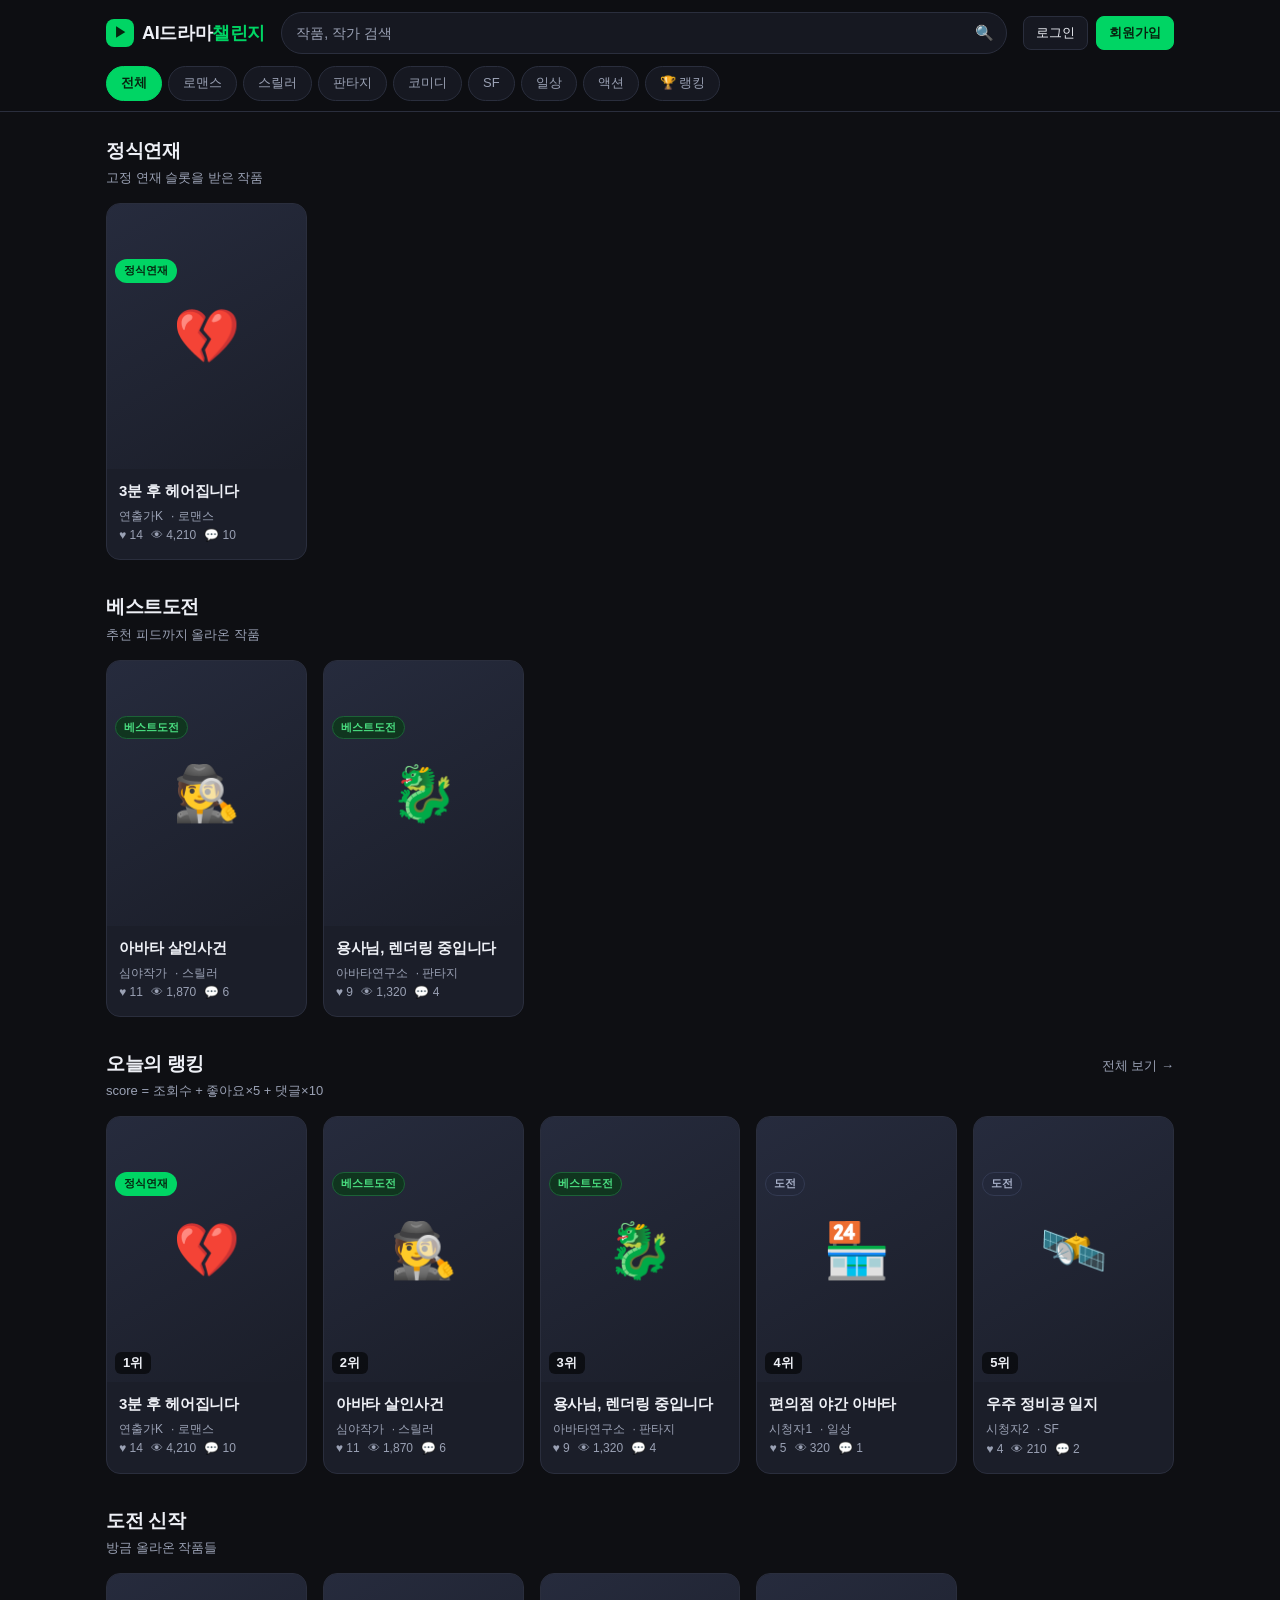
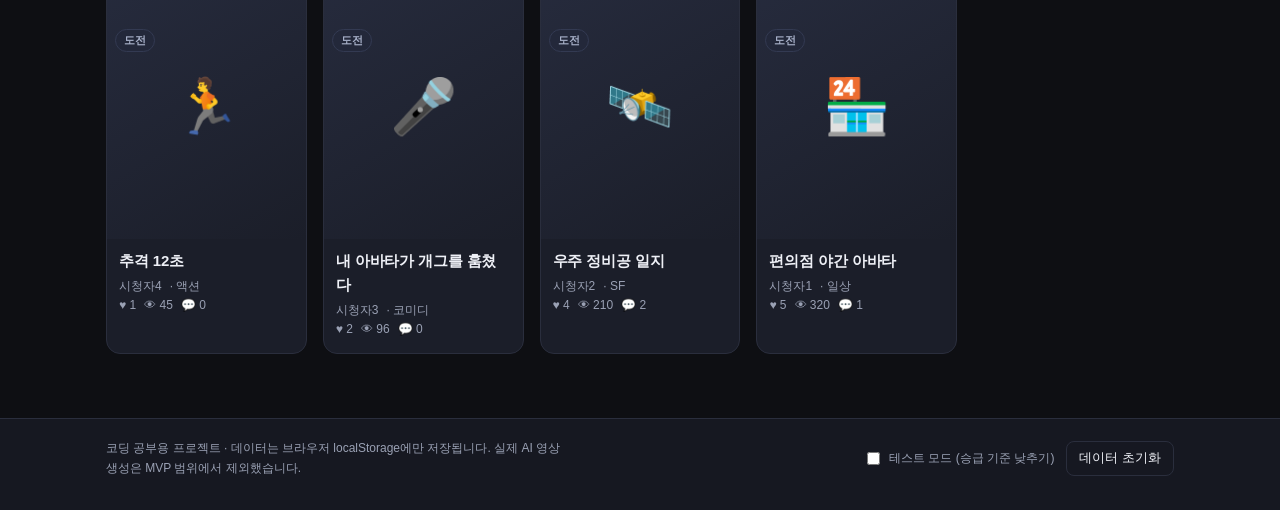
<file: index.html>
<!DOCTYPE html>
<html lang="ko">
  <head>
    <meta charset="UTF-8" />
    <meta name="viewport" content="width=device-width, initial-scale=1.0" />
    <title>AI 드라마 챌린지 — 도전 드라마 플랫폼</title>
    <meta
      name="description"
      content="AI 아바타 배우가 연기하는 숏폼 드라마를 올리고, 도전에서 베스트도전, 정식연재까지 승급하는 플랫폼."
    />
    <!-- 파일 추가 없이 끝내려고 SVG를 그대로 넣었다 (favicon 404 방지) -->
    <link
      rel="icon"
      href="data:image/svg+xml,%3Csvg xmlns='http://www.w3.org/2000/svg' viewBox='0 0 32 32'%3E%3Crect width='32' height='32' rx='8' fill='%2300d564'/%3E%3Cpath d='M12 9l12 7-12 7z' fill='%2306240f'/%3E%3C/svg%3E"
    />
    <link rel="stylesheet" href="style.css" />
  </head>
  <body>
    <!-- 헤더: 로고 / 검색 / 로그인 상태. Week6에 components/common/Header.jsx 가 된다. -->
    <header class="header">
      <div class="header__inner">
        <a class="logo" href="#/" aria-label="홈으로">
          <span class="logo__mark">▶</span>
          <span class="logo__text">AI드라마<b>챌린지</b></span>
        </a>

        <form class="search" id="search-form" role="search">
          <input
            id="search-input"
            class="search__input"
            type="search"
            placeholder="작품, 작가 검색"
            aria-label="작품 검색"
            autocomplete="off"
          />
          <button class="search__button" type="submit" aria-label="검색">🔍</button>
        </form>

        <nav class="header__actions" id="auth-area" aria-label="계정"></nav>
      </div>

      <!-- 장르 필터 내비게이션. Week6에 components/common/GenreFilter.jsx 가 된다. -->
      <nav class="genre-nav" id="genre-nav" aria-label="장르 필터"></nav>
    </header>

    <main class="main" id="app" tabindex="-1">
      <!-- 라우터가 이 안을 갈아끼운다. -->
    </main>

    <footer class="footer">
      <div class="footer__inner">
        <p class="footer__note">
          코딩 공부용 프로젝트 · 데이터는 브라우저 localStorage에만 저장됩니다.
          실제 AI 영상 생성은 MVP 범위에서 제외했습니다.
        </p>
        <div class="footer__tools">
          <label class="switch">
            <input type="checkbox" id="dev-mode-toggle" />
            <span>테스트 모드 (승급 기준 낮추기)</span>
          </label>
          <button class="btn btn--ghost btn--sm" id="reset-data">데이터 초기화</button>
        </div>
      </div>
    </footer>

    <!-- 짧은 알림 메시지 (좋아요 실패, 승급 알림 등) -->
    <div class="toast" id="toast" role="status" aria-live="polite"></div>

    <script type="module" src="script.js"></script>
  </body>
</html>
</file>
<file: style.css>
/* style.css
   Week1~2 결과물. 색/간격 같은 값은 전부 변수로 빼둬서
   Week6에 React로 옮길 때 그대로 가져갈 수 있게 한다. */

:root {
  --bg: #0e0f13;
  --bg-soft: #161821;
  --bg-card: #1b1e29;
  --line: #2a2e3d;
  --text: #eef0f6;
  --text-dim: #9aa1b4;
  --brand: #00d564; /* 도전만화 초록 계열 */
  --brand-ink: #06240f;
  --accent: #7c6cff;
  --danger: #ff5470;
  --radius: 14px;
  --radius-sm: 8px;
  --shadow: 0 8px 24px rgba(0, 0, 0, 0.35);
  --header-h: 108px;
}

* {
  box-sizing: border-box;
}

html,
body {
  margin: 0;
  padding: 0;
}

body {
  background: var(--bg);
  color: var(--text);
  font-family: -apple-system, BlinkMacSystemFont, 'Apple SD Gothic Neo', 'Pretendard',
    'Malgun Gothic', 'Noto Sans KR', sans-serif;
  line-height: 1.6;
  -webkit-font-smoothing: antialiased;
}

a {
  color: inherit;
  text-decoration: none;
}

button {
  font: inherit;
  cursor: pointer;
}

img {
  max-width: 100%;
}

/* ------------------------------------------------------------------ */
/* 헤더                                                                */
/* ------------------------------------------------------------------ */

.header {
  position: sticky;
  top: 0;
  z-index: 20;
  background: rgba(14, 15, 19, 0.92);
  backdrop-filter: blur(10px);
  border-bottom: 1px solid var(--line);
}

.header__inner {
  max-width: 1100px;
  margin: 0 auto;
  padding: 12px 16px;
  display: flex;
  align-items: center;
  gap: 16px;
}

.logo {
  display: flex;
  align-items: center;
  gap: 8px;
  font-size: 18px;
  font-weight: 700;
  letter-spacing: -0.02em;
  flex-shrink: 0;
}

.logo__mark {
  display: grid;
  place-items: center;
  width: 28px;
  height: 28px;
  border-radius: 8px;
  background: var(--brand);
  color: var(--brand-ink);
  font-size: 13px;
}

.logo__text b {
  color: var(--brand);
}

.search {
  flex: 1;
  min-width: 0;
  display: flex;
  align-items: center;
  background: var(--bg-soft);
  border: 1px solid var(--line);
  border-radius: 999px;
  padding: 4px 4px 4px 14px;
}

.search:focus-within {
  border-color: var(--brand);
}

.search__input {
  flex: 1;
  min-width: 0;
  background: none;
  border: 0;
  outline: none;
  color: var(--text);
  padding: 6px 0;
  font-size: 14px;
}

.search__input::placeholder {
  color: var(--text-dim);
}

.search__button {
  background: none;
  border: 0;
  color: var(--text-dim);
  padding: 4px 8px;
  font-size: 15px;
}

.header__actions {
  display: flex;
  align-items: center;
  gap: 8px;
  flex-shrink: 0;
}

.who {
  color: var(--text-dim);
  font-size: 13px;
  max-width: 120px;
  overflow: hidden;
  text-overflow: ellipsis;
  white-space: nowrap;
}

/* 장르 필터 */
.genre-nav {
  max-width: 1100px;
  margin: 0 auto;
  padding: 0 16px 10px;
  display: flex;
  gap: 6px;
  overflow-x: auto;
  scrollbar-width: none;
}

.genre-nav::-webkit-scrollbar {
  display: none;
}

.chip {
  flex-shrink: 0;
  padding: 6px 14px;
  border-radius: 999px;
  border: 1px solid var(--line);
  background: var(--bg-soft);
  color: var(--text-dim);
  font-size: 13px;
  white-space: nowrap;
}

.chip:hover {
  color: var(--text);
  border-color: #3b415a;
}

.chip.is-active {
  background: var(--brand);
  border-color: var(--brand);
  color: var(--brand-ink);
  font-weight: 700;
}

/* ------------------------------------------------------------------ */
/* 레이아웃 공통                                                       */
/* ------------------------------------------------------------------ */

.main {
  max-width: 1100px;
  margin: 0 auto;
  padding: 24px 16px 64px;
  outline: none;
}

.section-head {
  display: flex;
  align-items: baseline;
  justify-content: space-between;
  gap: 12px;
  margin: 32px 0 14px;
}

.section-head:first-child {
  margin-top: 0;
}

.section-head h2 {
  margin: 0;
  font-size: 19px;
  letter-spacing: -0.02em;
}

.section-head p {
  margin: 2px 0 0;
  color: var(--text-dim);
  font-size: 13px;
}

.section-head a {
  color: var(--text-dim);
  font-size: 13px;
}

.section-head a:hover {
  color: var(--brand);
}

.empty {
  border: 1px dashed var(--line);
  border-radius: var(--radius);
  padding: 40px 20px;
  text-align: center;
  color: var(--text-dim);
  font-size: 14px;
}

.btn {
  display: inline-flex;
  align-items: center;
  justify-content: center;
  gap: 6px;
  padding: 9px 16px;
  border-radius: var(--radius-sm);
  border: 1px solid var(--line);
  background: var(--bg-soft);
  color: var(--text);
  font-size: 14px;
  transition: transform 0.06s ease;
}

.btn:active {
  transform: scale(0.98);
}

.btn--primary {
  background: var(--brand);
  border-color: var(--brand);
  color: var(--brand-ink);
  font-weight: 700;
}

.btn--ghost {
  background: none;
}

.btn--sm {
  padding: 6px 12px;
  font-size: 13px;
}

.btn--block {
  width: 100%;
}

.btn:disabled {
  opacity: 0.5;
  cursor: not-allowed;
}

/* ------------------------------------------------------------------ */
/* 작품 카드 / 피드                                                    */
/* ------------------------------------------------------------------ */

.feed {
  display: grid;
  grid-template-columns: repeat(auto-fill, minmax(200px, 1fr));
  gap: 16px;
}

.card {
  background: var(--bg-card);
  border: 1px solid var(--line);
  border-radius: var(--radius);
  overflow: hidden;
  display: flex;
  flex-direction: column;
  transition: transform 0.12s ease, border-color 0.12s ease;
}

.card:hover {
  transform: translateY(-3px);
  border-color: #3b415a;
}

.card__thumb {
  position: relative;
  aspect-ratio: 3 / 4;
  display: grid;
  place-items: center;
  font-size: 54px;
  background: linear-gradient(150deg, #262b3d, #16192200);
}

.card__badge {
  position: absolute;
  top: 8px;
  left: 8px;
}

.card__body {
  padding: 10px 12px 14px;
}

.card__title {
  margin: 0 0 4px;
  font-size: 15px;
  font-weight: 600;
  letter-spacing: -0.01em;
  display: -webkit-box;
  -webkit-line-clamp: 2;
  -webkit-box-orient: vertical;
  overflow: hidden;
}

.card__meta {
  color: var(--text-dim);
  font-size: 12px;
  display: flex;
  flex-wrap: wrap;
  gap: 8px;
}

.rank-num {
  position: absolute;
  bottom: 8px;
  left: 8px;
  background: rgba(0, 0, 0, 0.6);
  border-radius: 6px;
  padding: 1px 8px;
  font-size: 13px;
  font-weight: 700;
}

/* 상태 뱃지 */
.badge {
  display: inline-block;
  padding: 2px 8px;
  border-radius: 999px;
  font-size: 11px;
  font-weight: 700;
  border: 1px solid transparent;
}

.badge--challenge {
  background: #23283a;
  color: #a7b0c8;
  border-color: #333a52;
}

.badge--best {
  background: #10351f;
  color: #4ade80;
  border-color: #1c6237;
}

.badge--pending {
  background: #3a2f10;
  color: #f5c451;
  border-color: #6a5518;
}

.badge--serial {
  background: var(--brand);
  color: var(--brand-ink);
}

/* ------------------------------------------------------------------ */
/* 작품 상세                                                           */
/* ------------------------------------------------------------------ */

.work-hero {
  display: grid;
  grid-template-columns: 180px 1fr;
  gap: 22px;
  align-items: start;
  margin-bottom: 8px;
}

.work-hero__thumb {
  aspect-ratio: 3 / 4;
  border-radius: var(--radius);
  background: linear-gradient(150deg, #2b3149, #171a24);
  border: 1px solid var(--line);
  display: grid;
  place-items: center;
  font-size: 68px;
}

.work-hero h1 {
  margin: 8px 0 6px;
  font-size: 26px;
  letter-spacing: -0.03em;
  line-height: 1.25;
}

.work-hero__author {
  color: var(--text-dim);
  font-size: 14px;
  margin: 0 0 12px;
}

.work-hero__synopsis {
  color: #c8cddc;
  font-size: 14px;
  margin: 0 0 16px;
  white-space: pre-wrap;
}

.stats {
  display: flex;
  flex-wrap: wrap;
  gap: 18px;
  padding: 12px 0;
  border-top: 1px solid var(--line);
  border-bottom: 1px solid var(--line);
  margin-bottom: 16px;
}

.stat {
  min-width: 64px;
}

.stat__label {
  display: block;
  color: var(--text-dim);
  font-size: 11px;
}

.stat__value {
  font-size: 17px;
  font-weight: 700;
}

.actions {
  display: flex;
  flex-wrap: wrap;
  gap: 8px;
  margin-bottom: 20px;
}

.like-btn.is-liked {
  background: #3a1424;
  border-color: #7d2340;
  color: #ff92ad;
}

/* 승급 진행바 */
.promo {
  background: var(--bg-soft);
  border: 1px solid var(--line);
  border-radius: var(--radius);
  padding: 14px 16px;
  margin-bottom: 24px;
}

.promo__head {
  display: flex;
  justify-content: space-between;
  align-items: center;
  gap: 8px;
  font-size: 14px;
  margin-bottom: 10px;
}

.promo__head strong {
  color: var(--brand);
}

.promo__row {
  margin-bottom: 10px;
}

.promo__row:last-child {
  margin-bottom: 0;
}

.promo__label {
  display: flex;
  justify-content: space-between;
  font-size: 12px;
  color: var(--text-dim);
  margin-bottom: 4px;
}

.track {
  height: 6px;
  border-radius: 999px;
  background: #262b3b;
  overflow: hidden;
}

.track__fill {
  height: 100%;
  border-radius: 999px;
  background: var(--brand);
  transition: width 0.3s ease;
}

.track__fill.is-done {
  background: var(--accent);
}

/* 회차 목록 */
.ep-list {
  list-style: none;
  margin: 0;
  padding: 0;
  border-top: 1px solid var(--line);
}

.ep-item {
  border-bottom: 1px solid var(--line);
}

.ep-item a {
  display: flex;
  align-items: center;
  gap: 12px;
  padding: 12px 4px;
}

.ep-item a:hover {
  background: var(--bg-soft);
}

.ep-item__no {
  width: 30px;
  color: var(--text-dim);
  font-size: 13px;
  text-align: center;
  flex-shrink: 0;
}

.ep-item__title {
  flex: 1;
  min-width: 0;
  font-size: 14px;
  overflow: hidden;
  text-overflow: ellipsis;
  white-space: nowrap;
}

.ep-item__meta {
  color: var(--text-dim);
  font-size: 12px;
  flex-shrink: 0;
}

/* ------------------------------------------------------------------ */
/* 에피소드 뷰어                                                       */
/* ------------------------------------------------------------------ */

.viewer__top {
  display: flex;
  align-items: center;
  justify-content: space-between;
  gap: 12px;
  margin-bottom: 14px;
}

.viewer__top h1 {
  margin: 0;
  font-size: 19px;
  letter-spacing: -0.02em;
}

.viewer__crumb {
  color: var(--text-dim);
  font-size: 13px;
}

.viewer__crumb:hover {
  color: var(--brand);
}

.stage {
  border: 1px solid var(--line);
  border-radius: var(--radius);
  background: #101219;
  padding: 24px;
  margin-bottom: 16px;
}

.stage__placeholder {
  aspect-ratio: 9 / 16;
  max-height: 420px;
  margin: 0 auto 20px;
  border-radius: var(--radius);
  border: 1px dashed #333a52;
  display: grid;
  place-items: center;
  text-align: center;
  color: var(--text-dim);
  font-size: 13px;
  padding: 20px;
  background: radial-gradient(circle at 50% 30%, #1c2130, #101219);
}

.stage__script {
  white-space: pre-wrap;
  font-size: 15px;
  line-height: 1.85;
  color: #d7dcea;
  margin: 0;
}

.viewer__nav {
  display: flex;
  gap: 8px;
  margin-bottom: 32px;
}

.viewer__nav .btn {
  flex: 1;
}

/* 댓글 */
.comment-form {
  margin-bottom: 18px;
}

textarea,
input[type='text'],
input[type='email'],
input[type='password'],
input[type='url'],
select {
  width: 100%;
  background: var(--bg-soft);
  border: 1px solid var(--line);
  border-radius: var(--radius-sm);
  color: var(--text);
  padding: 10px 12px;
  font: inherit;
  font-size: 14px;
  outline: none;
}

textarea:focus,
input:focus,
select:focus {
  border-color: var(--brand);
}

textarea {
  min-height: 84px;
  resize: vertical;
}

.form-row {
  margin-bottom: 14px;
}

.form-row label {
  display: block;
  font-size: 13px;
  color: var(--text-dim);
  margin-bottom: 6px;
}

.form-hint {
  color: var(--text-dim);
  font-size: 12px;
  margin: 6px 0 0;
}

.form-error {
  color: var(--danger);
  font-size: 13px;
  margin: 10px 0 0;
  min-height: 20px;
}

.comment-list {
  list-style: none;
  margin: 0;
  padding: 0;
}

.comment {
  border-top: 1px solid var(--line);
  padding: 12px 0;
}

.comment__head {
  display: flex;
  align-items: center;
  gap: 8px;
  font-size: 13px;
  margin-bottom: 4px;
}

.comment__name {
  font-weight: 600;
}

.comment__time {
  color: var(--text-dim);
  font-size: 12px;
}

.comment__del {
  margin-left: auto;
  background: none;
  border: 0;
  color: var(--text-dim);
  font-size: 12px;
}

.comment__del:hover {
  color: var(--danger);
}

.comment__body {
  margin: 0;
  font-size: 14px;
  white-space: pre-wrap;
  word-break: break-word;
}

/* ------------------------------------------------------------------ */
/* 폼 페이지 (로그인 / 업로드)                                         */
/* ------------------------------------------------------------------ */

.panel {
  max-width: 420px;
  margin: 24px auto;
  background: var(--bg-card);
  border: 1px solid var(--line);
  border-radius: var(--radius);
  padding: 24px;
  box-shadow: var(--shadow);
}

.panel--wide {
  max-width: 620px;
}

.panel h1 {
  margin: 0 0 6px;
  font-size: 21px;
  letter-spacing: -0.02em;
}

.panel__sub {
  color: var(--text-dim);
  font-size: 13px;
  margin: 0 0 20px;
}

.panel__foot {
  margin: 16px 0 0;
  text-align: center;
  color: var(--text-dim);
  font-size: 13px;
}

.panel__foot a {
  color: var(--brand);
}

.emoji-picker {
  display: flex;
  flex-wrap: wrap;
  gap: 6px;
}

.emoji-picker button {
  width: 38px;
  height: 38px;
  font-size: 20px;
  border-radius: var(--radius-sm);
  border: 1px solid var(--line);
  background: var(--bg-soft);
}

.emoji-picker button.is-active {
  border-color: var(--brand);
  background: #10351f;
}

/* 마이페이지 탭 */
.tabs {
  display: flex;
  gap: 4px;
  border-bottom: 1px solid var(--line);
  margin-bottom: 18px;
}

.tab {
  background: none;
  border: 0;
  border-bottom: 2px solid transparent;
  color: var(--text-dim);
  padding: 10px 14px;
  font-size: 14px;
}

.tab.is-active {
  color: var(--text);
  border-bottom-color: var(--brand);
  font-weight: 600;
}

.profile {
  display: flex;
  align-items: center;
  gap: 14px;
  margin-bottom: 22px;
}

.avatar {
  width: 52px;
  height: 52px;
  border-radius: 50%;
  background: var(--accent);
  display: grid;
  place-items: center;
  font-size: 22px;
  font-weight: 700;
  flex-shrink: 0;
}

.profile__name {
  margin: 0;
  font-size: 18px;
}

.profile__email {
  margin: 0;
  color: var(--text-dim);
  font-size: 13px;
}

/* 개발자 도구 박스 */
.devbox {
  border: 1px dashed #4a3f6b;
  background: #191527;
  border-radius: var(--radius);
  padding: 14px 16px;
  margin: 24px 0;
}

.devbox h3 {
  margin: 0 0 4px;
  font-size: 14px;
  color: #c4b5fd;
}

.devbox p {
  margin: 0 0 10px;
  font-size: 12px;
  color: var(--text-dim);
}

.devbox__row {
  display: flex;
  flex-wrap: wrap;
  gap: 8px;
}

/* ------------------------------------------------------------------ */
/* 푸터 / 토스트                                                       */
/* ------------------------------------------------------------------ */

.footer {
  border-top: 1px solid var(--line);
  background: var(--bg-soft);
}

.footer__inner {
  max-width: 1100px;
  margin: 0 auto;
  padding: 20px 16px 32px;
  display: flex;
  flex-wrap: wrap;
  gap: 12px;
  justify-content: space-between;
  align-items: center;
}

.footer__note {
  margin: 0;
  color: var(--text-dim);
  font-size: 12px;
  max-width: 460px;
}

.footer__tools {
  display: flex;
  align-items: center;
  gap: 12px;
}

.switch {
  display: flex;
  align-items: center;
  gap: 6px;
  font-size: 12px;
  color: var(--text-dim);
  cursor: pointer;
}

.toast {
  position: fixed;
  left: 50%;
  bottom: 28px;
  transform: translate(-50%, 20px);
  background: #23283a;
  border: 1px solid var(--line);
  color: var(--text);
  padding: 10px 18px;
  border-radius: 999px;
  font-size: 14px;
  box-shadow: var(--shadow);
  opacity: 0;
  pointer-events: none;
  transition: opacity 0.2s ease, transform 0.2s ease;
  z-index: 50;
  max-width: calc(100% - 32px);
  text-align: center;
}

.toast.is-visible {
  opacity: 1;
  transform: translate(-50%, 0);
}

.toast.is-good {
  border-color: var(--brand);
}

.toast.is-bad {
  border-color: var(--danger);
}

/* ------------------------------------------------------------------ */
/* 반응형                                                             */
/* ------------------------------------------------------------------ */

@media (max-width: 720px) {
  .header__inner {
    flex-wrap: wrap;
    gap: 10px;
  }

  .search {
    order: 3;
    flex-basis: 100%;
  }

  .header__actions {
    margin-left: auto;
  }

  .feed {
    grid-template-columns: repeat(auto-fill, minmax(140px, 1fr));
    gap: 12px;
  }

  .card__thumb {
    font-size: 40px;
  }

  .work-hero {
    grid-template-columns: 110px 1fr;
    gap: 14px;
  }

  .work-hero h1 {
    margin-top: 0;
    font-size: 21px;
  }

  .work-hero__thumb {
    font-size: 40px;
  }

  .stage {
    padding: 14px;
  }
}

@media (prefers-reduced-motion: reduce) {
  * {
    transition: none !important;
  }
}
</file>
